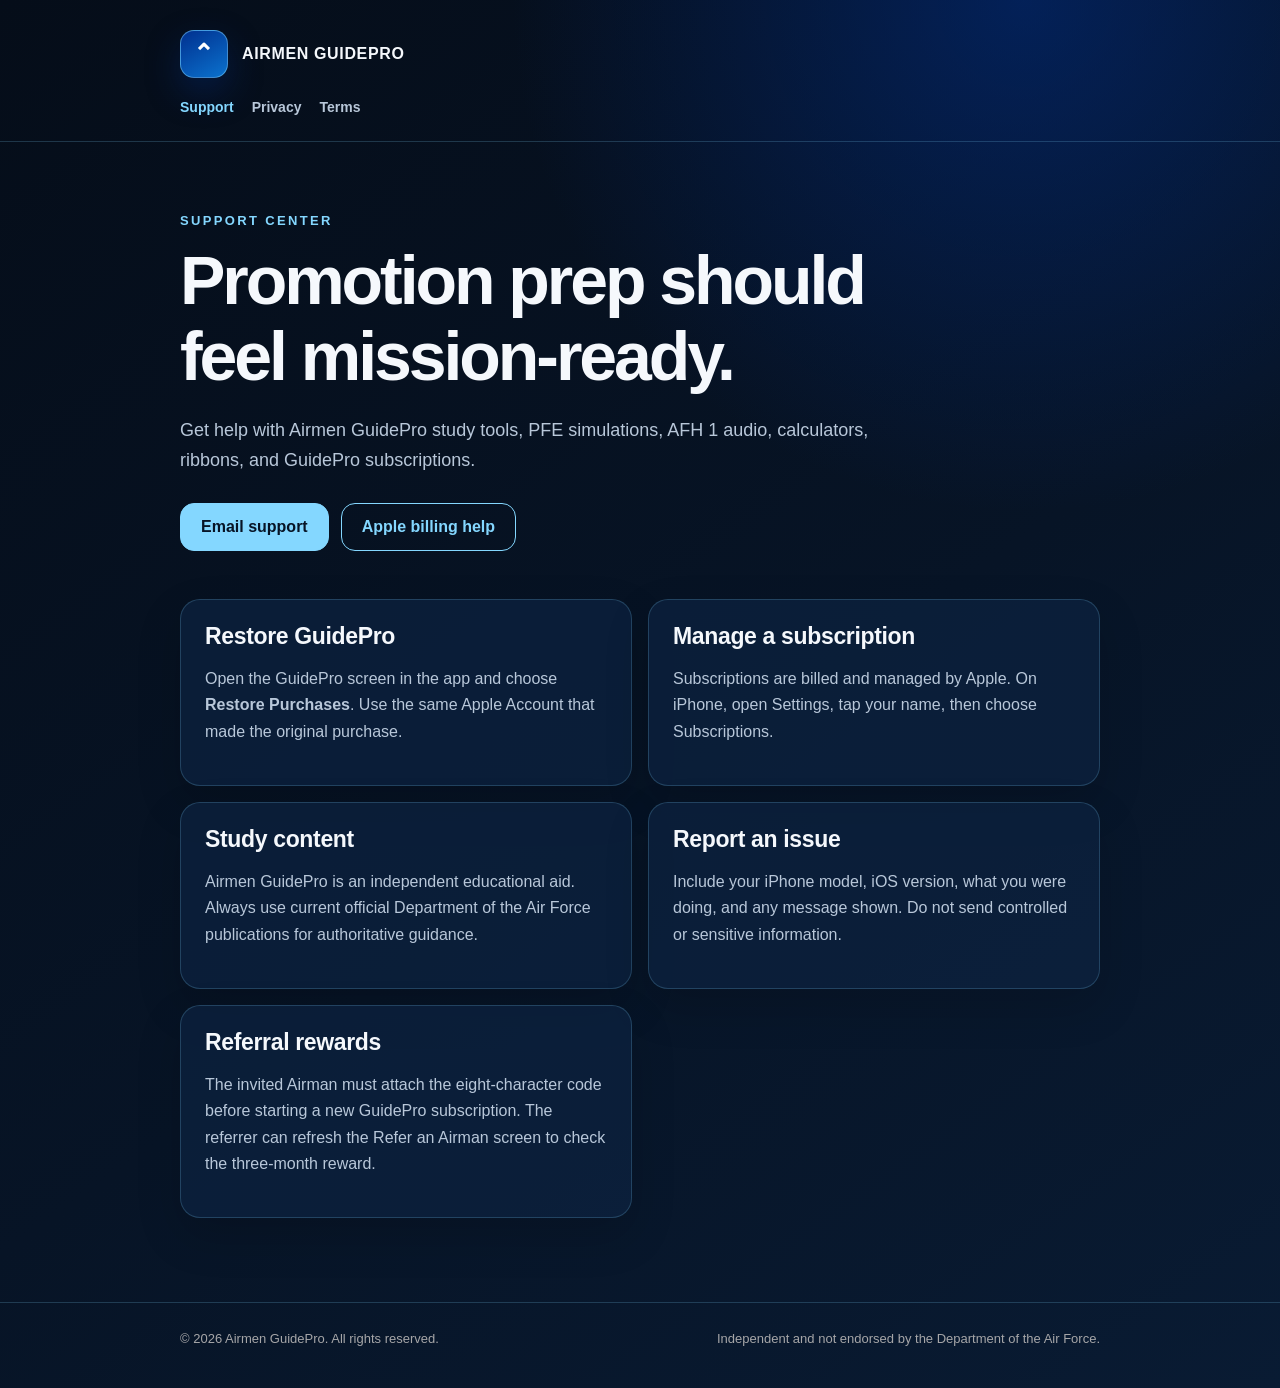
<file: index.html>
<!doctype html>
<html lang="en">
  <head>
    <meta charset="utf-8">
    <meta name="viewport" content="width=device-width, initial-scale=1">
    <meta name="description" content="Support for Airmen GuidePro, the independent Air Force promotion-prep app.">
    <title>Airmen GuidePro Support</title>
    <link rel="stylesheet" href="styles.css">
  </head>
  <body>
    <header>
      <div class="shell">
        <a class="brand" href="index.html">
          <span class="mark" aria-hidden="true">⌃</span>
          <span>AIRMEN GUIDEPRO</span>
        </a>
        <nav aria-label="Support navigation">
          <a href="index.html" aria-current="page">Support</a>
          <a href="privacy.html">Privacy</a>
          <a href="terms.html">Terms</a>
        </nav>
      </div>
    </header>

    <main class="shell">
      <p class="eyebrow">Support Center</p>
      <h1>Promotion prep should feel mission-ready.</h1>
      <p class="lede">
        Get help with Airmen GuidePro study tools, PFE simulations, AFH 1 audio,
        calculators, ribbons, and GuidePro subscriptions.
      </p>
      <div class="actions">
        <a class="button" href="mailto:support@lawenforcementsolutions.pro?subject=Airmen%20GuidePro%20Support">Email support</a>
        <a class="button secondary" href="https://support.apple.com/billing">Apple billing help</a>
      </div>

      <div class="grid">
        <article class="card">
          <h2>Restore GuidePro</h2>
          <p>
            Open the GuidePro screen in the app and choose <strong>Restore Purchases</strong>.
            Use the same Apple Account that made the original purchase.
          </p>
        </article>
        <article class="card">
          <h2>Manage a subscription</h2>
          <p>
            Subscriptions are billed and managed by Apple. On iPhone, open
            Settings, tap your name, then choose Subscriptions.
          </p>
        </article>
        <article class="card">
          <h2>Study content</h2>
          <p>
            Airmen GuidePro is an independent educational aid. Always use current
            official Department of the Air Force publications for authoritative guidance.
          </p>
        </article>
        <article class="card">
          <h2>Report an issue</h2>
          <p>
            Include your iPhone model, iOS version, what you were doing, and any
            message shown. Do not send controlled or sensitive information.
          </p>
        </article>
        <article class="card">
          <h2>Referral rewards</h2>
          <p>
            The invited Airman must attach the eight-character code before starting
            a new GuidePro subscription. The referrer can refresh the Refer an
            Airman screen to check the three-month reward.
          </p>
        </article>
      </div>
    </main>

    <footer>
      <div class="shell">
        <p>© 2026 Airmen GuidePro. All rights reserved.</p>
        <p>Independent and not endorsed by the Department of the Air Force.</p>
      </div>
    </footer>
  </body>
</html>
</file>
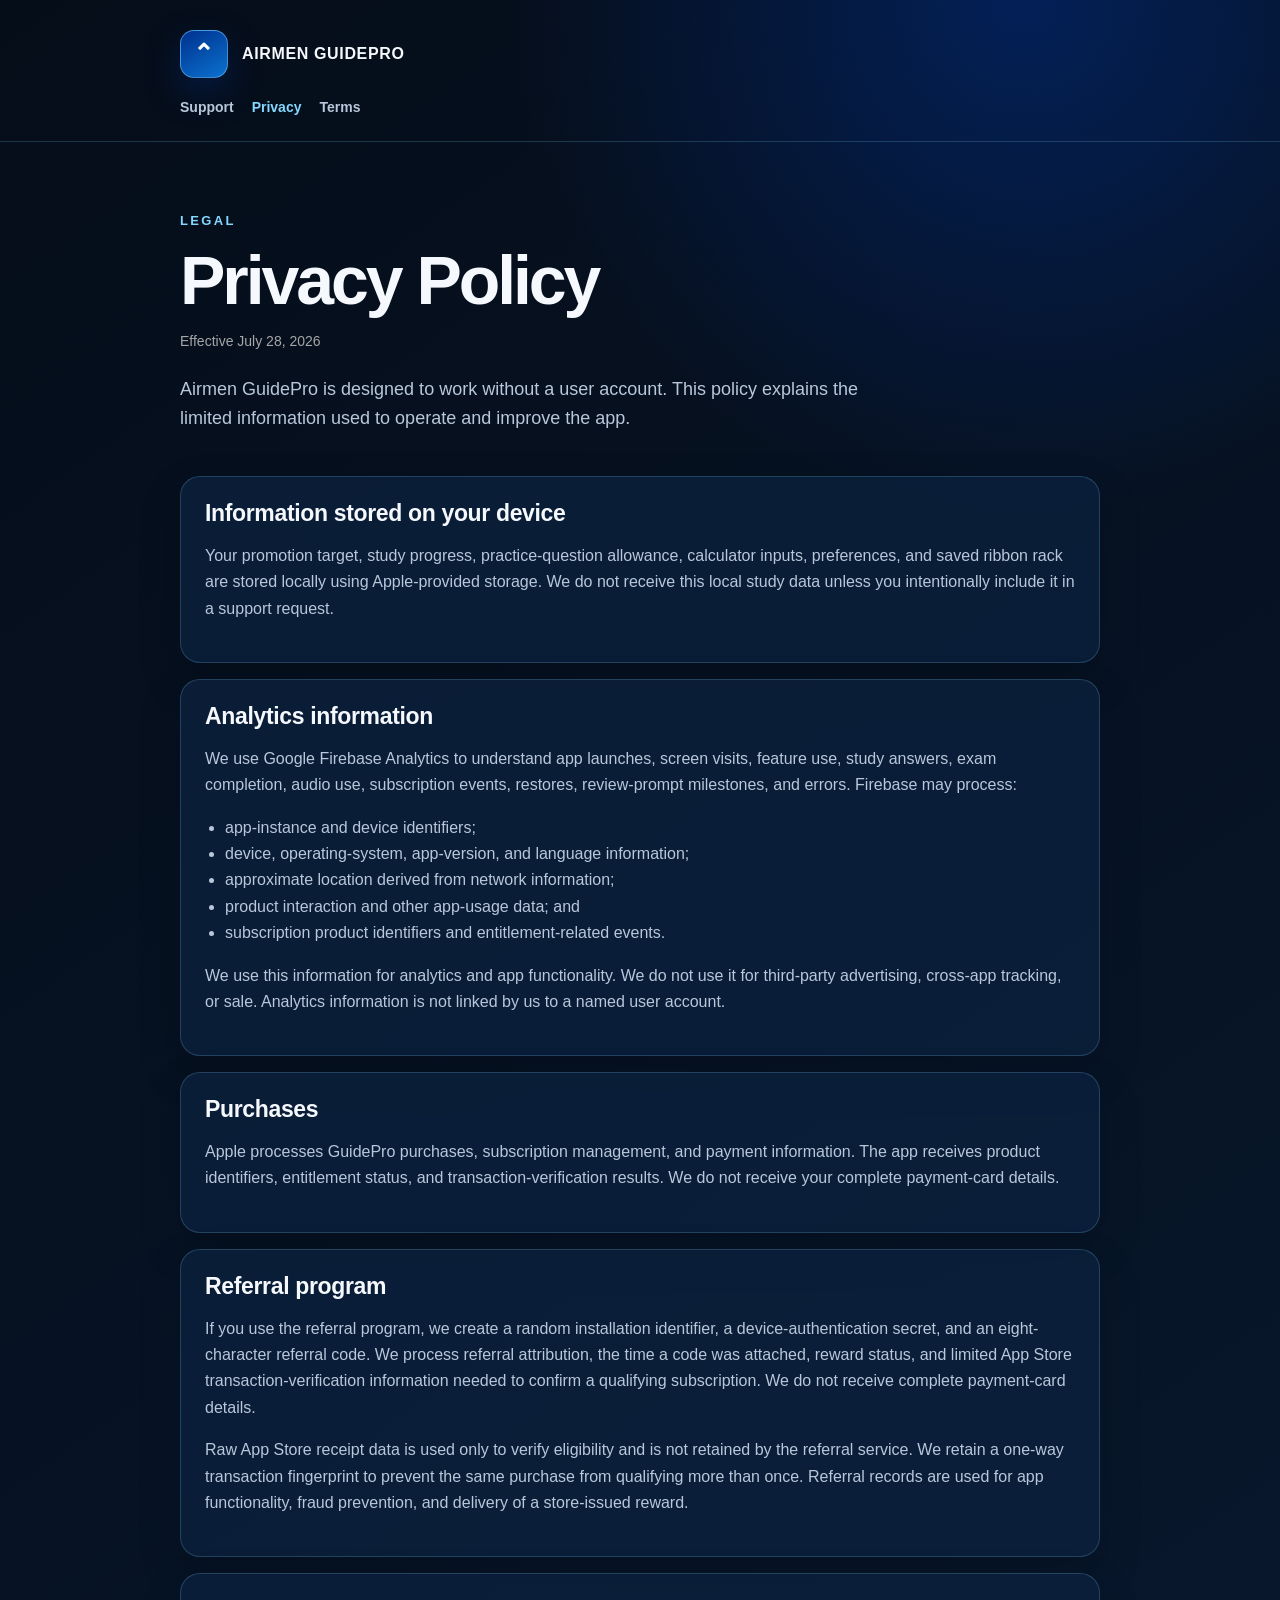
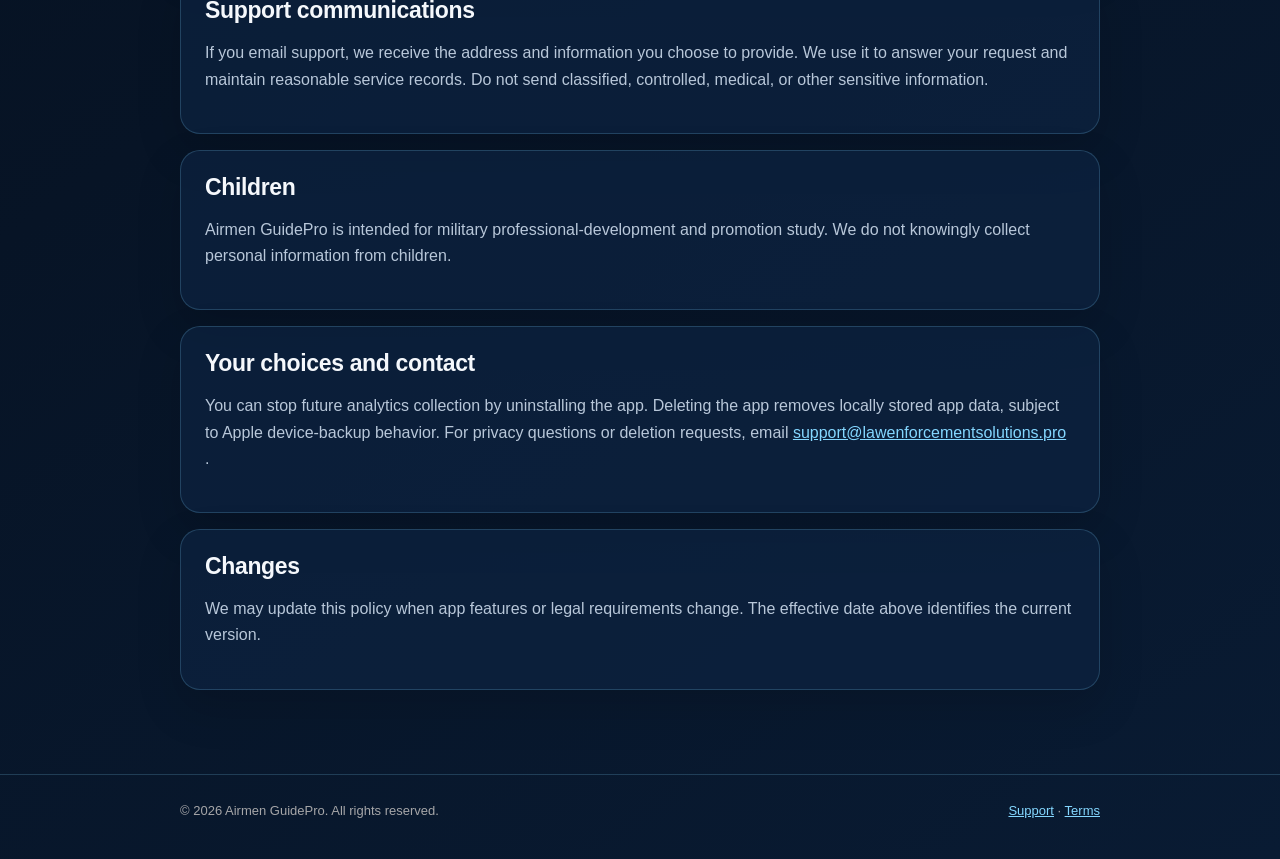
<file: privacy.html>
<!doctype html>
<html lang="en">
  <head>
    <meta charset="utf-8">
    <meta name="viewport" content="width=device-width, initial-scale=1">
    <meta name="description" content="Privacy Policy for Airmen GuidePro.">
    <title>Privacy Policy — Airmen GuidePro</title>
    <link rel="stylesheet" href="styles.css">
  </head>
  <body>
    <header>
      <div class="shell">
        <a class="brand" href="index.html">
          <span class="mark" aria-hidden="true">⌃</span>
          <span>AIRMEN GUIDEPRO</span>
        </a>
        <nav aria-label="Support navigation">
          <a href="index.html">Support</a>
          <a href="privacy.html" aria-current="page">Privacy</a>
          <a href="terms.html">Terms</a>
        </nav>
      </div>
    </header>

    <main class="shell">
      <p class="eyebrow">Legal</p>
      <h1>Privacy Policy</h1>
      <p class="updated">Effective July 28, 2026</p>
      <p class="lede">
        Airmen GuidePro is designed to work without a user account. This policy
        explains the limited information used to operate and improve the app.
      </p>

      <div class="policy">
        <section>
          <h2>Information stored on your device</h2>
          <p>
            Your promotion target, study progress, practice-question allowance,
            calculator inputs, preferences, and saved ribbon rack are stored locally
            using Apple-provided storage. We do not receive this local study data
            unless you intentionally include it in a support request.
          </p>
        </section>

        <section>
          <h2>Analytics information</h2>
          <p>
            We use Google Firebase Analytics to understand app launches, screen
            visits, feature use, study answers, exam completion, audio use,
            subscription events, restores, review-prompt milestones, and errors.
            Firebase may process:
          </p>
          <ul>
            <li>app-instance and device identifiers;</li>
            <li>device, operating-system, app-version, and language information;</li>
            <li>approximate location derived from network information;</li>
            <li>product interaction and other app-usage data; and</li>
            <li>subscription product identifiers and entitlement-related events.</li>
          </ul>
          <p>
            We use this information for analytics and app functionality. We do not
            use it for third-party advertising, cross-app tracking, or sale.
            Analytics information is not linked by us to a named user account.
          </p>
        </section>

        <section>
          <h2>Purchases</h2>
          <p>
            Apple processes GuidePro purchases, subscription management, and
            payment information. The app receives product identifiers, entitlement
            status, and transaction-verification results. We do not receive your
            complete payment-card details.
          </p>
        </section>

        <section>
          <h2>Referral program</h2>
          <p>
            If you use the referral program, we create a random installation
            identifier, a device-authentication secret, and an eight-character
            referral code. We process referral attribution, the time a code was
            attached, reward status, and limited App Store transaction-verification
            information needed to confirm a qualifying subscription. We do not
            receive complete payment-card details.
          </p>
          <p>
            Raw App Store receipt data is used only to verify eligibility and is not
            retained by the referral service. We retain a one-way transaction
            fingerprint to prevent the same purchase from qualifying more than once.
            Referral records are used for app functionality, fraud prevention, and
            delivery of a store-issued reward.
          </p>
        </section>

        <section>
          <h2>Support communications</h2>
          <p>
            If you email support, we receive the address and information you choose
            to provide. We use it to answer your request and maintain reasonable
            service records. Do not send classified, controlled, medical, or other
            sensitive information.
          </p>
        </section>

        <section>
          <h2>Children</h2>
          <p>
            Airmen GuidePro is intended for military professional-development and
            promotion study. We do not knowingly collect personal information from
            children.
          </p>
        </section>

        <section>
          <h2>Your choices and contact</h2>
          <p>
            You can stop future analytics collection by uninstalling the app.
            Deleting the app removes locally stored app data, subject to Apple
            device-backup behavior. For privacy questions or deletion requests,
            email
            <a href="mailto:support@lawenforcementsolutions.pro?subject=Airmen%20GuidePro%20Privacy">
              support@lawenforcementsolutions.pro
            </a>.
          </p>
        </section>

        <section>
          <h2>Changes</h2>
          <p>
            We may update this policy when app features or legal requirements
            change. The effective date above identifies the current version.
          </p>
        </section>
      </div>
    </main>

    <footer>
      <div class="shell">
        <p>© 2026 Airmen GuidePro. All rights reserved.</p>
        <p><a href="index.html">Support</a> · <a href="terms.html">Terms</a></p>
      </div>
    </footer>
  </body>
</html>
</file>
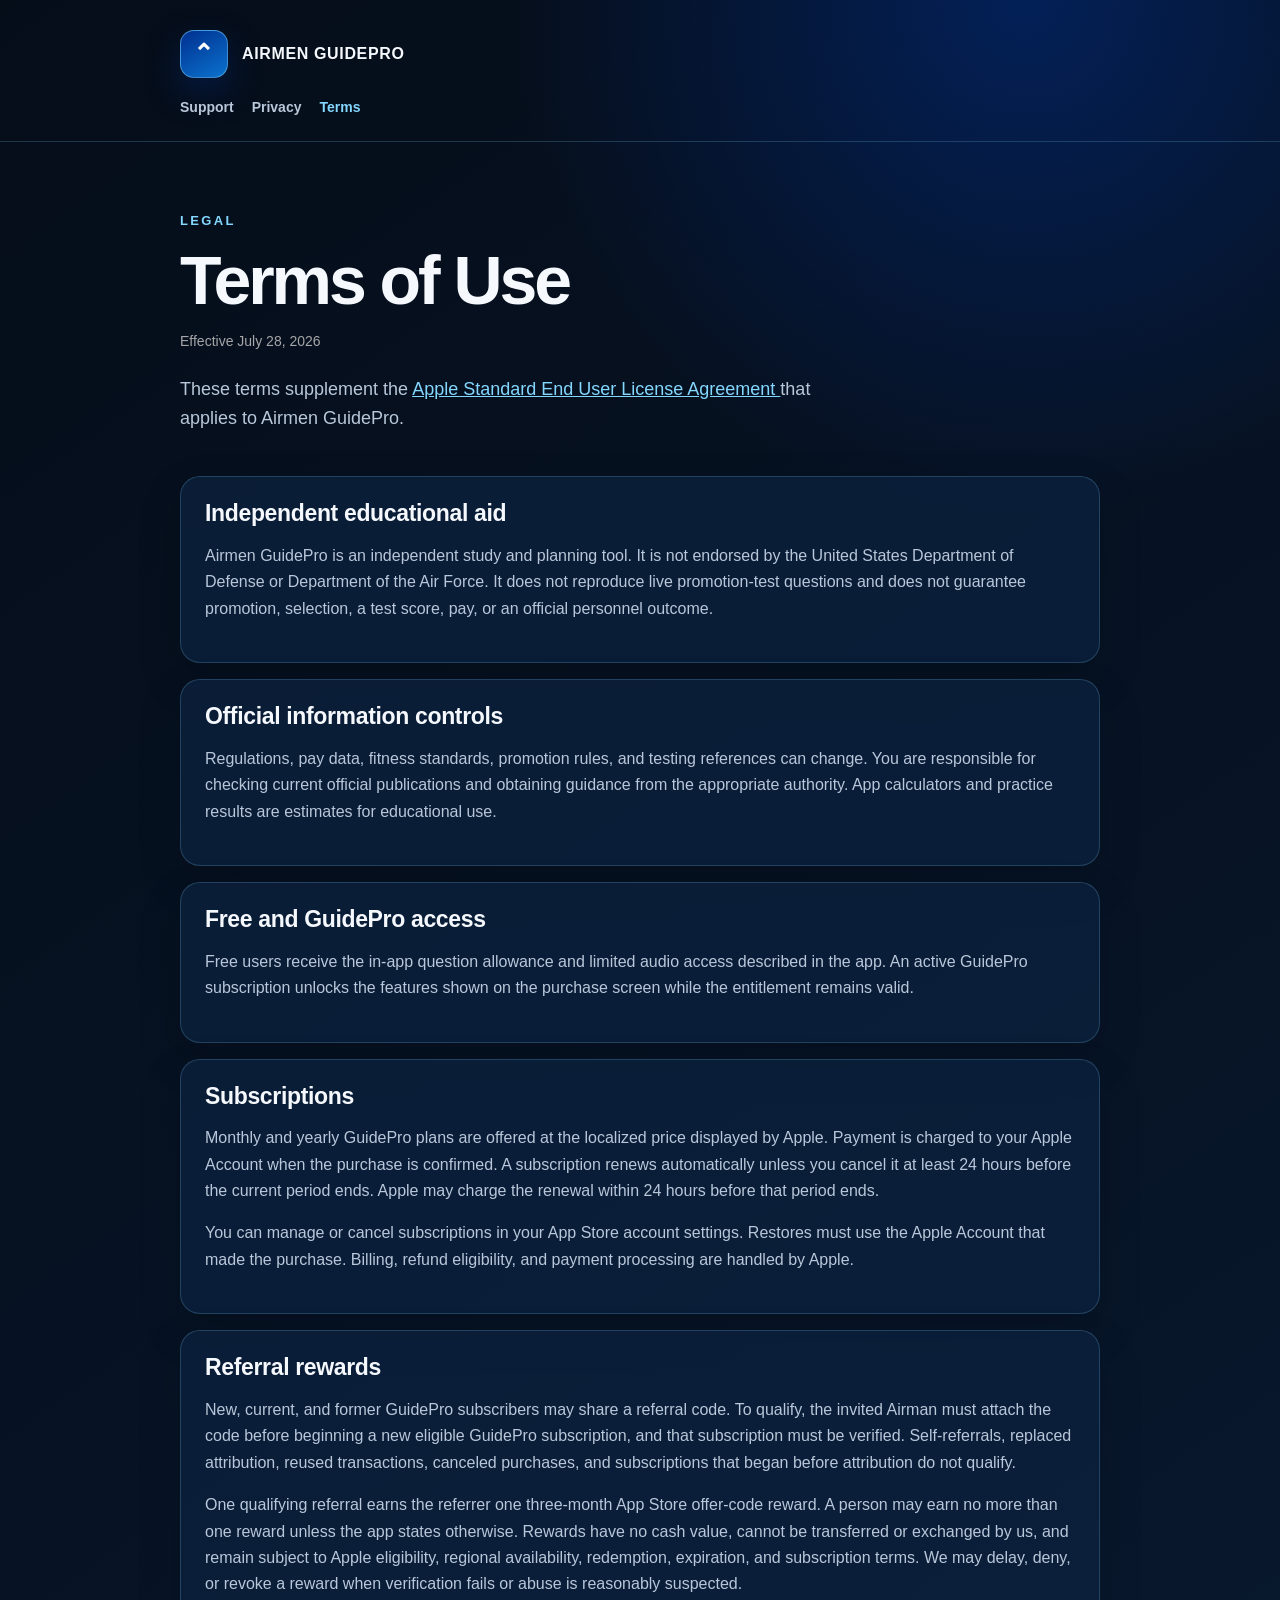
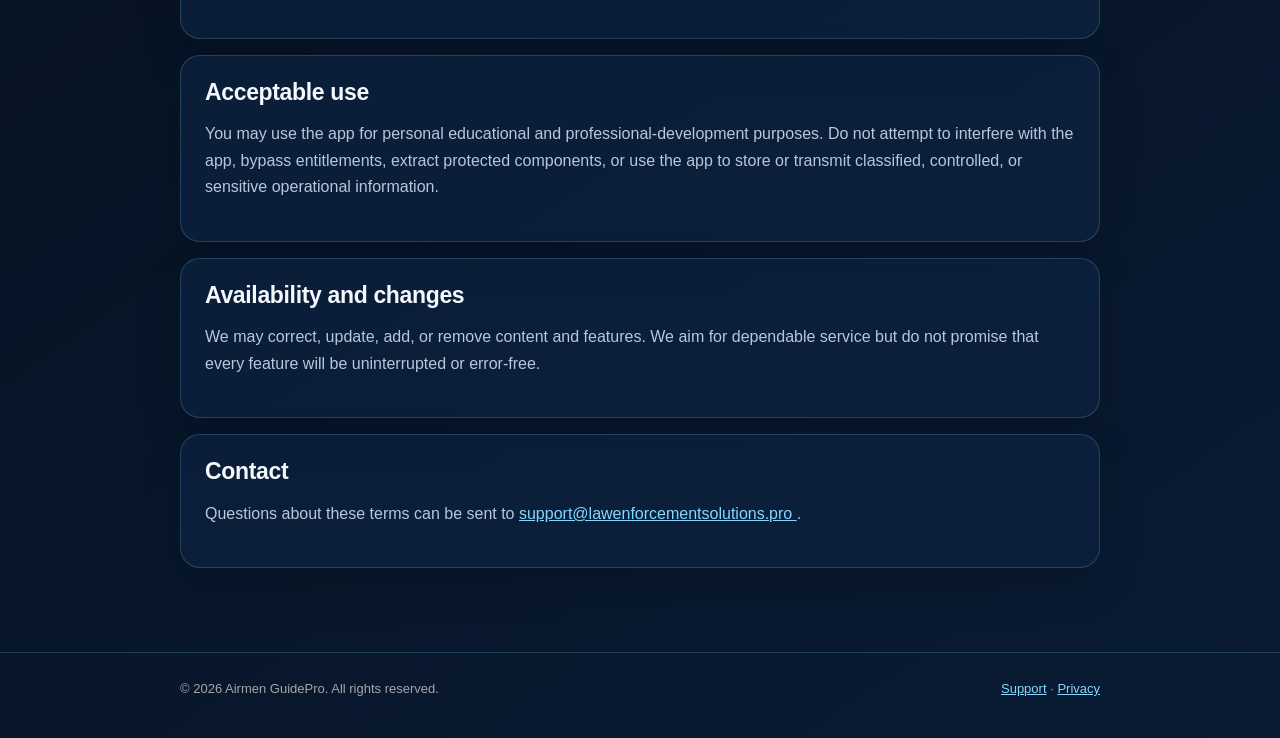
<file: terms.html>
<!doctype html>
<html lang="en">
  <head>
    <meta charset="utf-8">
    <meta name="viewport" content="width=device-width, initial-scale=1">
    <meta name="description" content="Terms of Use for Airmen GuidePro.">
    <title>Terms of Use — Airmen GuidePro</title>
    <link rel="stylesheet" href="styles.css">
  </head>
  <body>
    <header>
      <div class="shell">
        <a class="brand" href="index.html">
          <span class="mark" aria-hidden="true">⌃</span>
          <span>AIRMEN GUIDEPRO</span>
        </a>
        <nav aria-label="Support navigation">
          <a href="index.html">Support</a>
          <a href="privacy.html">Privacy</a>
          <a href="terms.html" aria-current="page">Terms</a>
        </nav>
      </div>
    </header>

    <main class="shell">
      <p class="eyebrow">Legal</p>
      <h1>Terms of Use</h1>
      <p class="updated">Effective July 28, 2026</p>
      <p class="lede">
        These terms supplement the
        <a href="https://www.apple.com/legal/internet-services/itunes/dev/stdeula/">
          Apple Standard End User License Agreement
        </a>
        that applies to Airmen GuidePro.
      </p>

      <div class="policy">
        <section>
          <h2>Independent educational aid</h2>
          <p>
            Airmen GuidePro is an independent study and planning tool. It is not
            endorsed by the United States Department of Defense or Department of
            the Air Force. It does not reproduce live promotion-test questions and
            does not guarantee promotion, selection, a test score, pay, or an
            official personnel outcome.
          </p>
        </section>

        <section>
          <h2>Official information controls</h2>
          <p>
            Regulations, pay data, fitness standards, promotion rules, and testing
            references can change. You are responsible for checking current official
            publications and obtaining guidance from the appropriate authority.
            App calculators and practice results are estimates for educational use.
          </p>
        </section>

        <section>
          <h2>Free and GuidePro access</h2>
          <p>
            Free users receive the in-app question allowance and limited audio access
            described in the app. An active GuidePro subscription unlocks the
            features shown on the purchase screen while the entitlement remains valid.
          </p>
        </section>

        <section>
          <h2>Subscriptions</h2>
          <p>
            Monthly and yearly GuidePro plans are offered at the localized price
            displayed by Apple. Payment is charged to your Apple Account when the
            purchase is confirmed. A subscription renews automatically unless you
            cancel it at least 24 hours before the current period ends. Apple may
            charge the renewal within 24 hours before that period ends.
          </p>
          <p>
            You can manage or cancel subscriptions in your App Store account
            settings. Restores must use the Apple Account that made the purchase.
            Billing, refund eligibility, and payment processing are handled by Apple.
          </p>
        </section>

        <section>
          <h2>Referral rewards</h2>
          <p>
            New, current, and former GuidePro subscribers may share a referral
            code. To qualify, the invited Airman must attach the code before
            beginning a new eligible GuidePro subscription, and that subscription
            must be verified. Self-referrals, replaced attribution, reused
            transactions, canceled purchases, and subscriptions that began before
            attribution do not qualify.
          </p>
          <p>
            One qualifying referral earns the referrer one three-month App Store
            offer-code reward. A person may earn no more than one reward unless the
            app states otherwise. Rewards have no cash value, cannot be transferred
            or exchanged by us, and remain subject to Apple eligibility, regional
            availability, redemption, expiration, and subscription terms. We may
            delay, deny, or revoke a reward when verification fails or abuse is
            reasonably suspected.
          </p>
        </section>

        <section>
          <h2>Acceptable use</h2>
          <p>
            You may use the app for personal educational and professional-development
            purposes. Do not attempt to interfere with the app, bypass entitlements,
            extract protected components, or use the app to store or transmit
            classified, controlled, or sensitive operational information.
          </p>
        </section>

        <section>
          <h2>Availability and changes</h2>
          <p>
            We may correct, update, add, or remove content and features. We aim for
            dependable service but do not promise that every feature will be
            uninterrupted or error-free.
          </p>
        </section>

        <section>
          <h2>Contact</h2>
          <p>
            Questions about these terms can be sent to
            <a href="mailto:support@lawenforcementsolutions.pro?subject=Airmen%20GuidePro%20Terms">
              support@lawenforcementsolutions.pro
            </a>.
          </p>
        </section>
      </div>
    </main>

    <footer>
      <div class="shell">
        <p>© 2026 Airmen GuidePro. All rights reserved.</p>
        <p><a href="index.html">Support</a> · <a href="privacy.html">Privacy</a></p>
      </div>
    </footer>
  </body>
</html>
</file>
<file: styles.css>
:root {
  color-scheme: dark;
  --navy: #071426;
  --panel: #0d2340;
  --blue: #00308f;
  --ice: #84d7ff;
  --silver: #a6a6a8;
  --text: #f5f8fc;
  --muted: #b8c7d9;
  --line: rgba(132, 215, 255, 0.2);
}

* {
  box-sizing: border-box;
}

html {
  scroll-behavior: smooth;
}

body {
  margin: 0;
  min-height: 100vh;
  background:
    radial-gradient(circle at 80% 0%, rgba(0, 48, 143, 0.5), transparent 32rem),
    linear-gradient(145deg, #050d19 0%, var(--navy) 55%, #091b33 100%);
  color: var(--text);
  font-family: -apple-system, BlinkMacSystemFont, "SF Pro Text", "Segoe UI", sans-serif;
  line-height: 1.65;
}

a {
  color: var(--ice);
}

.shell {
  width: min(920px, calc(100% - 36px));
  margin: 0 auto;
}

header {
  padding: 30px 0 22px;
  border-bottom: 1px solid var(--line);
}

.brand {
  display: flex;
  align-items: center;
  gap: 14px;
  color: var(--text);
  text-decoration: none;
  font-weight: 900;
  letter-spacing: 0.04em;
}

.mark {
  display: grid;
  width: 48px;
  height: 48px;
  place-items: center;
  border: 1px solid rgba(132, 215, 255, 0.48);
  border-radius: 14px;
  background: linear-gradient(150deg, var(--blue), #0b72ce);
  box-shadow: 0 14px 34px rgba(0, 48, 143, 0.35);
  color: white;
  font-size: 25px;
  font-weight: 1000;
}

nav {
  display: flex;
  flex-wrap: wrap;
  gap: 18px;
  margin-top: 18px;
  font-size: 14px;
  font-weight: 700;
}

nav a {
  color: var(--muted);
  text-decoration: none;
}

nav a:hover,
nav a[aria-current="page"] {
  color: var(--ice);
}

main {
  padding: 68px 0 84px;
}

.eyebrow {
  margin: 0 0 10px;
  color: var(--ice);
  font-size: 13px;
  font-weight: 900;
  letter-spacing: 0.18em;
  text-transform: uppercase;
}

h1,
h2 {
  font-family: -apple-system, BlinkMacSystemFont, "SF Pro Display", "Segoe UI", sans-serif;
  line-height: 1.12;
}

h1 {
  max-width: 720px;
  margin: 0;
  font-size: clamp(38px, 8vw, 68px);
  letter-spacing: -0.045em;
}

h2 {
  margin: 0 0 12px;
  font-size: 23px;
  letter-spacing: -0.015em;
}

.lede {
  max-width: 690px;
  margin: 22px 0 0;
  color: var(--muted);
  font-size: 18px;
}

.actions {
  display: flex;
  flex-wrap: wrap;
  gap: 12px;
  margin-top: 28px;
}

.button {
  display: inline-flex;
  min-height: 48px;
  align-items: center;
  justify-content: center;
  padding: 0 20px;
  border: 1px solid var(--ice);
  border-radius: 14px;
  background: var(--ice);
  color: var(--navy);
  font-weight: 900;
  text-decoration: none;
}

.button.secondary {
  background: transparent;
  color: var(--ice);
}

.grid {
  display: grid;
  grid-template-columns: repeat(2, minmax(0, 1fr));
  gap: 16px;
  margin-top: 48px;
}

.card,
.policy section {
  padding: 24px;
  border: 1px solid var(--line);
  border-radius: 20px;
  background: rgba(13, 35, 64, 0.74);
  box-shadow: 0 18px 45px rgba(0, 0, 0, 0.15);
}

.card p,
.policy p,
.policy li {
  color: var(--muted);
}

.policy {
  display: grid;
  gap: 16px;
  margin-top: 42px;
}

.policy ul {
  margin: 10px 0 0;
  padding-left: 20px;
}

.updated {
  margin-top: 12px;
  color: var(--silver);
  font-size: 14px;
}

footer {
  padding: 25px 0 38px;
  border-top: 1px solid var(--line);
  color: var(--silver);
  font-size: 13px;
}

footer .shell {
  display: flex;
  flex-wrap: wrap;
  justify-content: space-between;
  gap: 12px;
}

footer p {
  margin: 0;
}

@media (max-width: 680px) {
  main {
    padding-top: 48px;
  }

  .grid {
    grid-template-columns: 1fr;
  }
}
</file>
